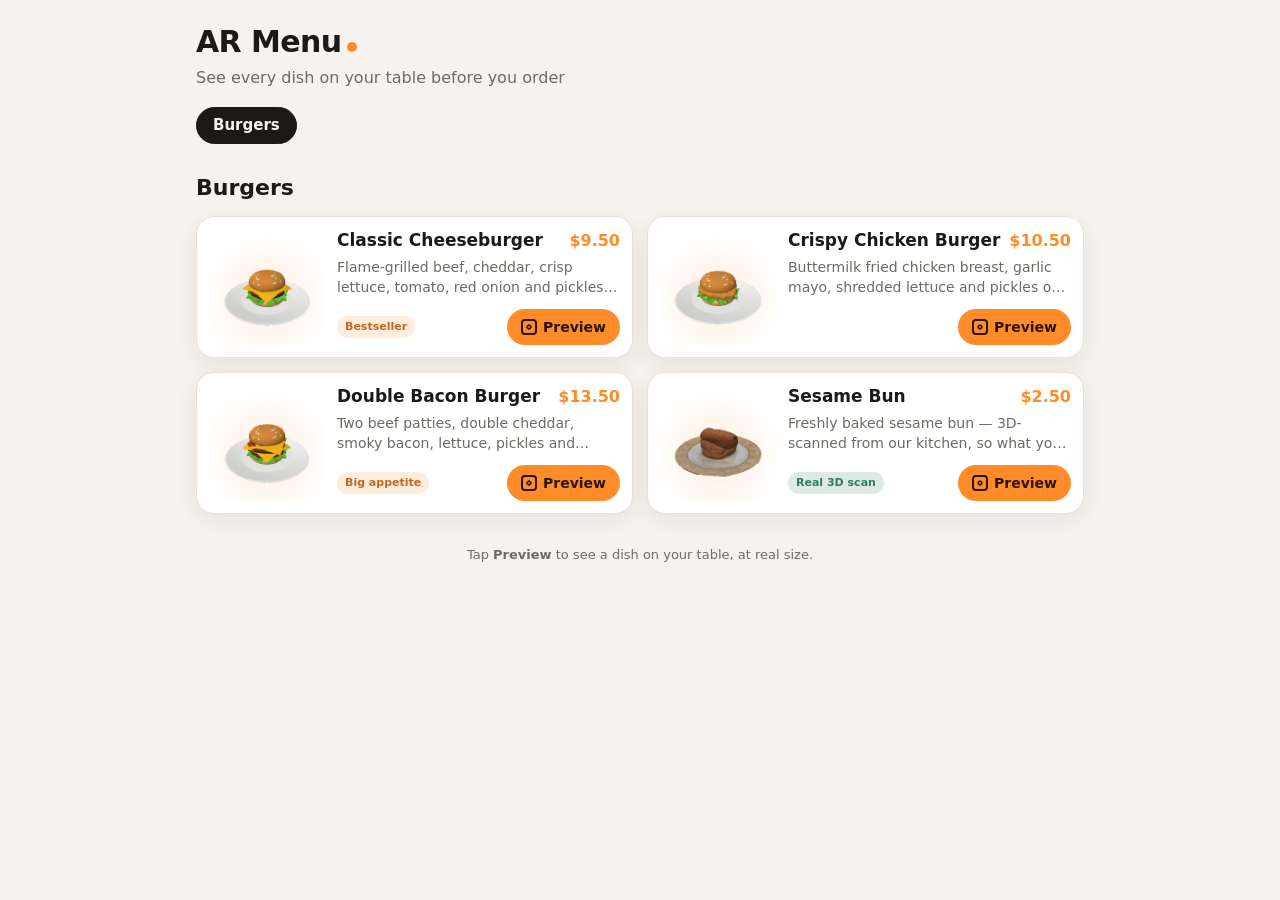
<file: index.html>
<!doctype html>
<html lang="en">
<head>
  <meta charset="utf-8">
  <meta name="viewport" content="width=device-width, initial-scale=1, viewport-fit=cover">
  <meta name="theme-color" content="#121216">
  <title>AR Menu</title>
  <meta name="description" content="Browse the menu and see each dish on your table in augmented reality.">
  <link rel="stylesheet" href="css/style.css">
  <script type="importmap">
    { "imports": { "three": "./vendor/three/three.module.min.js", "three/addons/": "./vendor/three/addons/" } }
  </script>
  <script type="module" src="vendor/model-viewer.min.js"></script>
  <script type="module" src="js/app.js"></script>
</head>
<body>
  <header class="top">
    <div class="brand">
      <h1 id="restaurant-name">AR Menu</h1>
      <p id="restaurant-tagline"></p>
    </div>
  </header>

  <nav class="tabs" id="tabs" aria-label="Menu categories"></nav>

  <main id="menu" class="menu"></main>

  <footer class="foot">Tap <strong>Preview</strong> to see a dish on your table, at real size.</footer>

  <!-- Dish preview: 3D view + "View on your table" (AR) -->
  <dialog id="preview" class="sheet" aria-labelledby="preview-name">
    <div class="sheet-inner">
      <button class="close" id="preview-close" aria-label="Close">✕</button>

      <model-viewer id="viewer"
        camera-controls
        touch-action="pan-y"
        auto-rotate
        auto-rotate-delay="1500"
        rotation-per-second="20deg"
        shadow-intensity="1"
        shadow-softness="0.8"
        exposure="1.05"
        environment-image="neutral"
        camera-orbit="0deg 65deg auto"
        ar
        ar-modes="webxr quick-look"
        ar-scale="fixed"
        ar-placement="floor"
        interaction-prompt="none"
        loading="eager"
        reveal="auto">
        <div class="progress" slot="progress-bar"><span></span></div>
        <button slot="ar-button" class="ar-button" id="ar-button">
          <span class="ar-icon" aria-hidden="true"></span> View on your table
        </button>
      </model-viewer>
      <!-- Phones without native AR: open the camera view instead -->
      <button class="ar-button" id="camera-button" type="button" hidden>
        <span class="ar-icon" aria-hidden="true"></span> View on your table
      </button>

      <!-- Shown instead of the 3D view when the browser can't do 3D (WebGL off) -->
      <img id="fallback-image" class="fallback-image" alt="" hidden>

      <div class="sheet-info">
        <div class="sheet-title">
          <h2 id="preview-name"></h2>
          <span class="price" id="preview-price"></span>
        </div>
        <p id="preview-desc"></p>
        <p class="meta" id="preview-size"></p>
        <p class="no-ar" id="no-ar" hidden>
          To see the dish on your table, open this page on your phone and tap <strong>View on your table</strong>.
        </p>
        <p class="no-ar" id="no-3d" hidden>
          This browser can't show 3D (WebGL is turned off). Open the menu in Chrome or Safari on your phone to see the dish in 3D and AR.
        </p>
        <p class="ar-tip" id="ar-tip" hidden>
          Point your phone at the table and move it slowly until the dish appears. It's shown at real size.
        </p>
      </div>
    </div>
  </dialog>
</body>
</html>
</file>
<file: css/style.css>
:root {
  --bg: #f6f3ee;
  --surface: #ffffff;
  --ink: #1c1a17;
  --muted: #6f6a62;
  --line: #e7e1d7;
  --accent: #ff8c29;
  --accent-ink: #2a1500;
  --scan: #2f7d5b;
  --radius: 18px;
  --shadow: 0 6px 22px rgba(40, 28, 10, 0.08);
  color-scheme: light;
}

@media (prefers-color-scheme: dark) {
  :root {
    --bg: #121216;
    --surface: #1c1c22;
    --ink: #f4f1ec;
    --muted: #a39d94;
    --line: #2c2c34;
    --scan: #5cc392;
    --shadow: 0 6px 22px rgba(0, 0, 0, 0.35);
    color-scheme: dark;
  }
}

* { box-sizing: border-box; }

[hidden] { display: none !important; }

html { scroll-behavior: smooth; scroll-padding-top: 64px; }

body {
  margin: 0;
  background: var(--bg);
  color: var(--ink);
  font: 16px/1.45 system-ui, -apple-system, "Segoe UI", Roboto, sans-serif;
  -webkit-font-smoothing: antialiased;
}

/* ---------------------------------------------------------------- header + tabs */

.top {
  padding: calc(20px + env(safe-area-inset-top)) 16px 8px;
  max-width: 920px;
  margin: 0 auto;
}

.brand h1 {
  margin: 0;
  font-size: 30px;
  letter-spacing: -0.02em;
}

.brand h1::after {
  content: "";
  display: inline-block;
  width: 10px;
  height: 10px;
  margin-left: 6px;
  border-radius: 50%;
  background: var(--accent);
}

.brand p { margin: 2px 0 0; color: var(--muted); }

.tabs {
  position: sticky;
  top: 0;
  z-index: 5;
  display: flex;
  gap: 8px;
  padding: 10px 16px;
  max-width: 920px;
  margin: 0 auto;
  overflow-x: auto;
  background: color-mix(in srgb, var(--bg) 88%, transparent);
  backdrop-filter: blur(10px);
}

.tabs a {
  flex: none;
  padding: 7px 16px;
  border-radius: 999px;
  border: 1px solid var(--line);
  color: var(--ink);
  text-decoration: none;
  font-weight: 600;
  font-size: 15px;
}

.tabs a.active { background: var(--ink); color: var(--bg); border-color: var(--ink); }

/* ---------------------------------------------------------------- menu cards */

.menu { max-width: 920px; margin: 0 auto; padding: 4px 16px 24px; }

.category { font-size: 22px; margin: 14px 0 12px; }

.cards { display: grid; gap: 14px; grid-template-columns: 1fr; }

@media (min-width: 700px) {
  .cards { grid-template-columns: 1fr 1fr; }
}

.card {
  display: grid;
  grid-template-columns: 116px 1fr;
  gap: 12px;
  padding: 12px;
  background: var(--surface);
  border: 1px solid var(--line);
  border-radius: var(--radius);
  box-shadow: var(--shadow);
}

.card-image {
  display: grid;
  place-items: center;
  border-radius: 14px;
  background: radial-gradient(circle at 50% 60%, color-mix(in srgb, var(--accent) 16%, var(--surface)), var(--surface) 72%);
  cursor: pointer;
  aspect-ratio: 1;
}

.card-image img { width: 100%; height: 100%; object-fit: contain; }

.card-body { display: flex; flex-direction: column; min-width: 0; }

.card-head { display: flex; align-items: baseline; justify-content: space-between; gap: 8px; }

.card h3 { margin: 0; font-size: 17px; line-height: 1.25; }

.price { font-weight: 700; color: var(--accent); white-space: nowrap; }

.card p {
  margin: 4px 0 8px;
  color: var(--muted);
  font-size: 14px;
  display: -webkit-box;
  -webkit-line-clamp: 2;
  -webkit-box-orient: vertical;
  overflow: hidden;
}

.card-foot { margin-top: auto; display: flex; align-items: center; justify-content: space-between; gap: 8px; }

.tags { display: flex; flex-wrap: wrap; gap: 4px; min-width: 0; }

.tag {
  font-size: 11px;
  font-weight: 700;
  padding: 3px 8px;
  border-radius: 999px;
  background: color-mix(in srgb, var(--accent) 16%, transparent);
  color: color-mix(in srgb, var(--accent) 70%, var(--ink));
  white-space: nowrap;
}

.tag.scan { background: color-mix(in srgb, var(--scan) 16%, transparent); color: var(--scan); }

.preview-button, .ar-button {
  display: inline-flex;
  align-items: center;
  gap: 6px;
  border: 0;
  border-radius: 999px;
  background: var(--accent);
  color: var(--accent-ink);
  font: inherit;
  font-weight: 700;
  cursor: pointer;
}

.preview-button { padding: 8px 14px; font-size: 14px; flex: none; }

.preview-button:active, .ar-button:active { transform: scale(0.97); }

/* "cube in a frame" AR icon, drawn with CSS so no image is needed */
.ar-icon {
  width: 16px;
  height: 16px;
  border: 2px solid currentColor;
  border-radius: 4px;
  position: relative;
  flex: none;
}

.ar-icon::after {
  content: "";
  position: absolute;
  inset: 3px;
  border: 2px solid currentColor;
  border-radius: 2px;
  transform: rotate(45deg) scale(0.8);
}

.foot { text-align: center; color: var(--muted); font-size: 13px; padding: 8px 16px calc(24px + env(safe-area-inset-bottom)); }

/* ---------------------------------------------------------------- preview sheet */

.sheet {
  width: 100%;
  max-width: 640px;
  height: 100%;
  max-height: 100%;
  margin: 0 auto;
  padding: 0;
  border: 0;
  background: transparent;
}

.sheet::backdrop { background: rgba(0, 0, 0, 0.55); }

@media (min-width: 700px) {
  .sheet { height: auto; max-height: 92vh; margin-top: 4vh; }
}

.sheet-inner {
  position: relative;
  display: flex;
  flex-direction: column;
  height: 100%;
  background: var(--surface);
  color: var(--ink);
  border-radius: 0;
  overflow: hidden;
}

@media (min-width: 700px) {
  .sheet-inner { border-radius: 24px; }
}

.close {
  position: absolute;
  z-index: 2;
  top: calc(12px + env(safe-area-inset-top));
  right: 12px;
  width: 40px;
  height: 40px;
  border-radius: 50%;
  border: 0;
  background: rgba(0, 0, 0, 0.55);
  color: #fff;
  font-size: 18px;
  cursor: pointer;
}

model-viewer {
  width: 100%;
  flex: 1 1 auto;
  min-height: 52vh;
  background: radial-gradient(circle at 50% 55%, color-mix(in srgb, var(--accent) 12%, var(--surface)), var(--surface) 70%);
  --poster-color: transparent;
}

@media (min-width: 700px) {
  model-viewer { height: 56vh; flex: none; }
}

model-viewer[hidden] { display: none; }

.fallback-image {
  display: block;
  width: 100%;
  height: 46vh;
  object-fit: contain;
  padding: 24px;
  background: radial-gradient(circle at 50% 55%, color-mix(in srgb, var(--accent) 12%, var(--surface)), var(--surface) 70%);
}

.fallback-image[hidden] { display: none; }

.ar-button {
  position: absolute;
  left: 50%;
  bottom: 18px;
  transform: translateX(-50%);
  padding: 14px 22px;
  font-size: 16px;
  box-shadow: 0 8px 24px rgba(255, 140, 41, 0.35);
}

.ar-button:active { transform: translateX(-50%) scale(0.97); }

.progress {
  position: absolute;
  left: 0;
  right: 0;
  top: 0;
  height: 3px;
}

.progress span { display: block; height: 100%; width: 0; background: var(--accent); transition: width 0.2s; }

.sheet-info { padding: 16px 18px calc(18px + env(safe-area-inset-bottom)); }

.sheet-title { display: flex; justify-content: space-between; align-items: baseline; gap: 12px; }

.sheet-title h2 { margin: 0; font-size: 22px; }

.sheet-title .price { font-size: 20px; }

.sheet-info p { margin: 6px 0 0; color: var(--muted); }

.sheet-info .meta { font-size: 14px; }

.no-ar, .ar-tip {
  margin-top: 12px !important;
  padding: 10px 12px;
  border-radius: 12px;
  font-size: 14px;
  background: color-mix(in srgb, var(--accent) 12%, transparent);
  color: var(--ink) !important;
}

/* ---------------------------------------------------------------- camera view (phones without native AR) */

#camera-button[hidden] { display: none; }

html.camera-open, html.camera-open body { overflow: hidden; }

.camera-view {
  position: fixed;
  inset: 0;
  z-index: 1000;
  background: #000;
  color: #fff;
}

.camera-view video,
.camera-view canvas {
  position: absolute;
  inset: 0;
  width: 100%;
  height: 100%;
}

.camera-view video { object-fit: cover; }

.camera-view canvas { touch-action: none; }

.cv-top {
  position: absolute;
  top: 0;
  left: 0;
  right: 0;
  display: flex;
  align-items: center;
  justify-content: space-between;
  gap: 12px;
  padding: calc(12px + env(safe-area-inset-top)) 16px 24px;
  background: linear-gradient(rgba(0, 0, 0, 0.55), transparent);
  pointer-events: none;
}

.cv-top div { display: flex; flex-direction: column; }
.cv-top strong { font-size: 18px; }
.cv-top span { font-size: 13px; opacity: 0.8; }

.cv-close {
  pointer-events: auto;
  width: 42px;
  height: 42px;
  border: 0;
  border-radius: 50%;
  background: rgba(0, 0, 0, 0.55);
  color: #fff;
  font-size: 18px;
  cursor: pointer;
}

.cv-bottom {
  position: absolute;
  left: 0;
  right: 0;
  bottom: 0;
  display: flex;
  flex-direction: column;
  align-items: center;
  gap: 12px;
  padding: 32px 16px calc(18px + env(safe-area-inset-bottom));
  background: linear-gradient(transparent, rgba(0, 0, 0, 0.6));
  pointer-events: none;
}

.cv-status {
  margin: 0;
  max-width: 34ch;
  text-align: center;
  font-size: 14px;
  text-shadow: 0 1px 3px rgba(0, 0, 0, 0.6);
}

.cv-status.cv-error {
  padding: 12px 14px;
  border-radius: 12px;
  background: rgba(0, 0, 0, 0.7);
  font-size: 15px;
}

.cv-actions { display: flex; gap: 10px; pointer-events: auto; }
.cv-actions[hidden] { display: none; }

.cv-btn {
  border: 0;
  border-radius: 999px;
  padding: 11px 18px;
  font: inherit;
  font-weight: 700;
  cursor: pointer;
  background: rgba(255, 255, 255, 0.9);
  color: #1c1a17;
}

.cv-place { background: var(--accent); color: var(--accent-ink); }

/* ---------------------------------------------------------------- sold out */

.card.sold-out .card-image, .card.sold-out h3, .card.sold-out .price { opacity: 0.55; }
.tag.sold { background: color-mix(in srgb, #d64545 16%, transparent); color: #d64545; }
</file>
